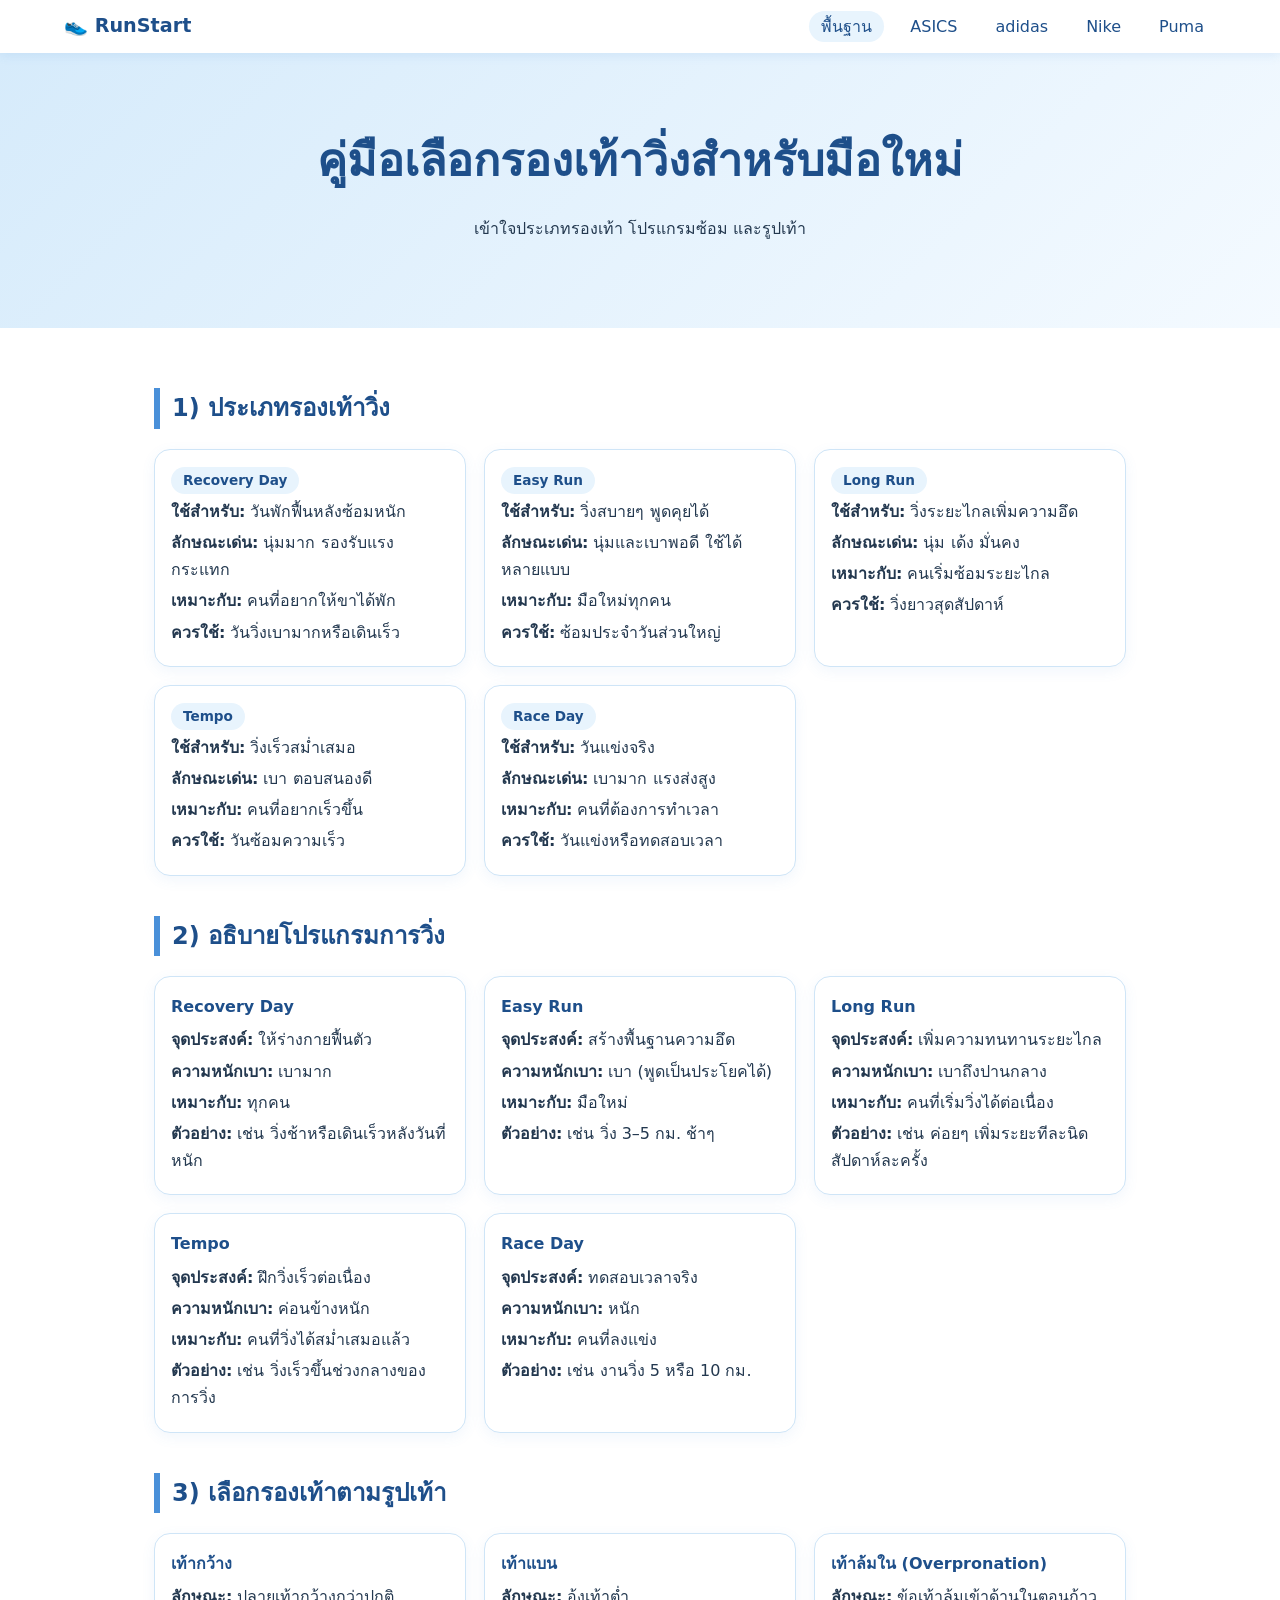
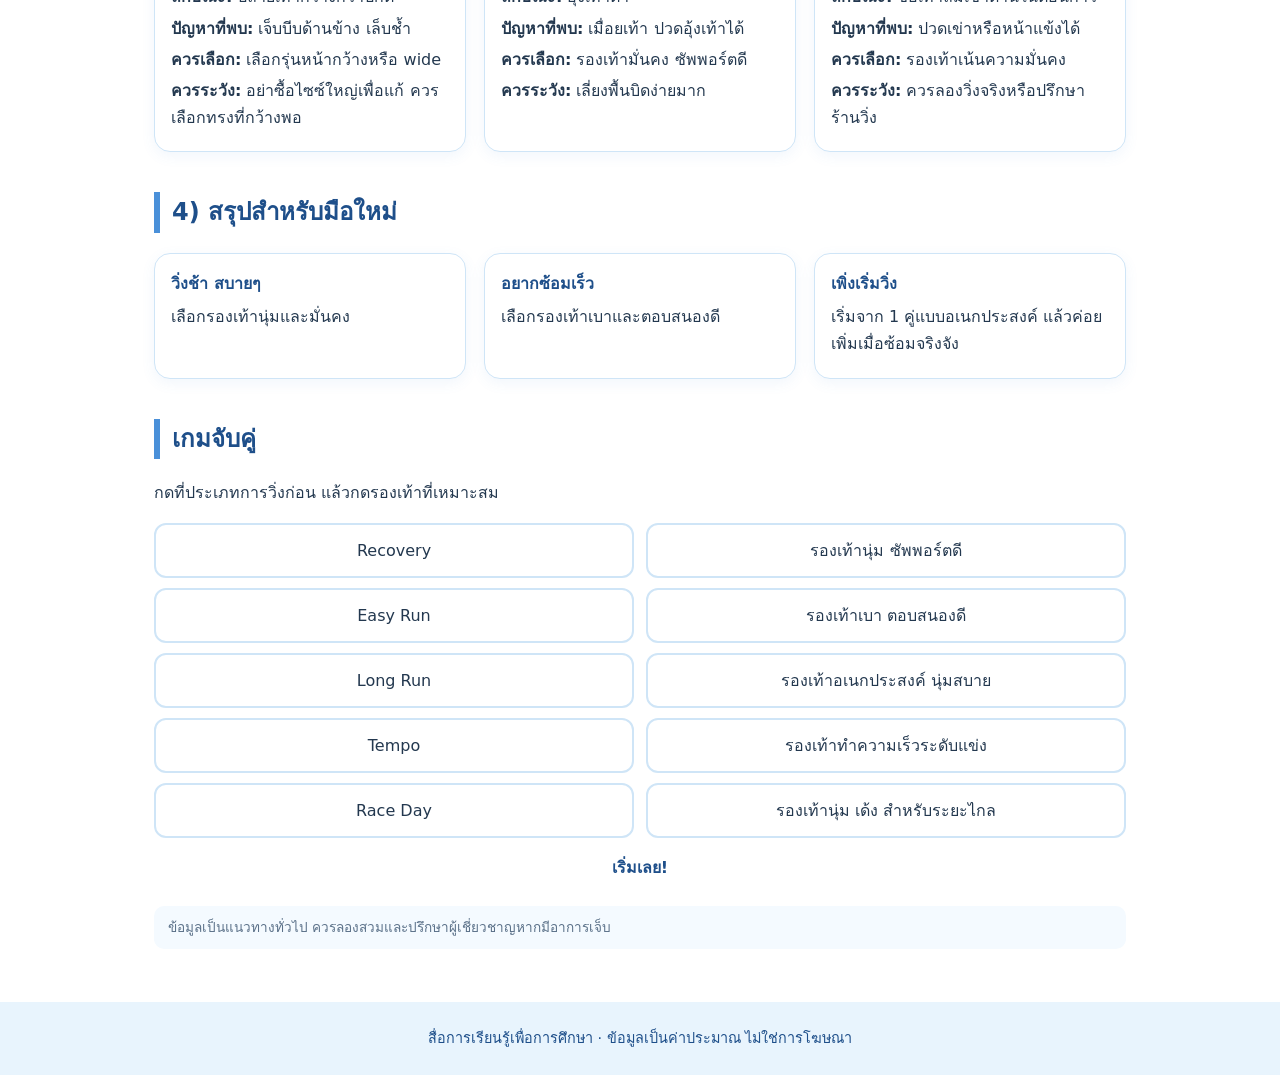
<file: index.html>
<!DOCTYPE html><html lang="th"><head><meta charset="utf-8"><meta name="viewport" content="width=device-width,initial-scale=1"><title>พื้นฐาน | คู่มือรองเท้าวิ่งมือใหม่</title><link rel="stylesheet" href="style.css"></head><body><header class="nav"><a class="logo" href="index.html">👟 RunStart</a><button id="menu" aria-label="เมนู">☰</button><nav id="links"><a href="index.html" class=on>พื้นฐาน</a><a href="asics.html">ASICS</a><a href="adidas.html">adidas</a><a href="nike.html">Nike</a><a href="puma.html">Puma</a></nav></header><section class="hero"><h1>คู่มือเลือกรองเท้าวิ่งสำหรับมือใหม่</h1><p>เข้าใจประเภทรองเท้า โปรแกรมซ้อม และรูปเท้า</p></section><main><h2>1) ประเภทรองเท้าวิ่ง</h2><div class="grid3"><div class="box"><span class="tag">Recovery Day</span><p><b>ใช้สำหรับ:</b> วันพักฟื้นหลังซ้อมหนัก</p><p><b>ลักษณะเด่น:</b> นุ่มมาก รองรับแรงกระแทก</p><p><b>เหมาะกับ:</b> คนที่อยากให้ขาได้พัก</p><p><b>ควรใช้:</b> วันวิ่งเบามากหรือเดินเร็ว</p></div><div class="box"><span class="tag">Easy Run</span><p><b>ใช้สำหรับ:</b> วิ่งสบายๆ พูดคุยได้</p><p><b>ลักษณะเด่น:</b> นุ่มและเบาพอดี ใช้ได้หลายแบบ</p><p><b>เหมาะกับ:</b> มือใหม่ทุกคน</p><p><b>ควรใช้:</b> ซ้อมประจำวันส่วนใหญ่</p></div><div class="box"><span class="tag">Long Run</span><p><b>ใช้สำหรับ:</b> วิ่งระยะไกลเพิ่มความอึด</p><p><b>ลักษณะเด่น:</b> นุ่ม เด้ง มั่นคง</p><p><b>เหมาะกับ:</b> คนเริ่มซ้อมระยะไกล</p><p><b>ควรใช้:</b> วิ่งยาวสุดสัปดาห์</p></div><div class="box"><span class="tag">Tempo</span><p><b>ใช้สำหรับ:</b> วิ่งเร็วสม่ำเสมอ</p><p><b>ลักษณะเด่น:</b> เบา ตอบสนองดี</p><p><b>เหมาะกับ:</b> คนที่อยากเร็วขึ้น</p><p><b>ควรใช้:</b> วันซ้อมความเร็ว</p></div><div class="box"><span class="tag">Race Day</span><p><b>ใช้สำหรับ:</b> วันแข่งจริง</p><p><b>ลักษณะเด่น:</b> เบามาก แรงส่งสูง</p><p><b>เหมาะกับ:</b> คนที่ต้องการทำเวลา</p><p><b>ควรใช้:</b> วันแข่งหรือทดสอบเวลา</p></div></div><h2>2) อธิบายโปรแกรมการวิ่ง</h2><div class="grid3"><div class="box"><h4>Recovery Day</h4><p><b>จุดประสงค์:</b> ให้ร่างกายฟื้นตัว</p><p><b>ความหนักเบา:</b> เบามาก</p><p><b>เหมาะกับ:</b> ทุกคน</p><p><b>ตัวอย่าง:</b> เช่น วิ่งช้าหรือเดินเร็วหลังวันที่หนัก</p></div><div class="box"><h4>Easy Run</h4><p><b>จุดประสงค์:</b> สร้างพื้นฐานความอึด</p><p><b>ความหนักเบา:</b> เบา (พูดเป็นประโยคได้)</p><p><b>เหมาะกับ:</b> มือใหม่</p><p><b>ตัวอย่าง:</b> เช่น วิ่ง 3–5 กม. ช้าๆ</p></div><div class="box"><h4>Long Run</h4><p><b>จุดประสงค์:</b> เพิ่มความทนทานระยะไกล</p><p><b>ความหนักเบา:</b> เบาถึงปานกลาง</p><p><b>เหมาะกับ:</b> คนที่เริ่มวิ่งได้ต่อเนื่อง</p><p><b>ตัวอย่าง:</b> เช่น ค่อยๆ เพิ่มระยะทีละนิดสัปดาห์ละครั้ง</p></div><div class="box"><h4>Tempo</h4><p><b>จุดประสงค์:</b> ฝึกวิ่งเร็วต่อเนื่อง</p><p><b>ความหนักเบา:</b> ค่อนข้างหนัก</p><p><b>เหมาะกับ:</b> คนที่วิ่งได้สม่ำเสมอแล้ว</p><p><b>ตัวอย่าง:</b> เช่น วิ่งเร็วขึ้นช่วงกลางของการวิ่ง</p></div><div class="box"><h4>Race Day</h4><p><b>จุดประสงค์:</b> ทดสอบเวลาจริง</p><p><b>ความหนักเบา:</b> หนัก</p><p><b>เหมาะกับ:</b> คนที่ลงแข่ง</p><p><b>ตัวอย่าง:</b> เช่น งานวิ่ง 5 หรือ 10 กม.</p></div></div><h2>3) เลือกรองเท้าตามรูปเท้า</h2><div class="grid3"><div class="box"><h4>เท้ากว้าง</h4><p><b>ลักษณะ:</b> ปลายเท้ากว้างกว่าปกติ</p><p><b>ปัญหาที่พบ:</b> เจ็บบีบด้านข้าง เล็บช้ำ</p><p><b>ควรเลือก:</b> เลือกรุ่นหน้ากว้างหรือ wide</p><p><b>ควรระวัง:</b> อย่าซื้อไซซ์ใหญ่เพื่อแก้ ควรเลือกทรงที่กว้างพอ</p></div><div class="box"><h4>เท้าแบน</h4><p><b>ลักษณะ:</b> อุ้งเท้าต่ำ</p><p><b>ปัญหาที่พบ:</b> เมื่อยเท้า ปวดอุ้งเท้าได้</p><p><b>ควรเลือก:</b> รองเท้ามั่นคง ซัพพอร์ตดี</p><p><b>ควรระวัง:</b> เลี่ยงพื้นบิดง่ายมาก</p></div><div class="box"><h4>เท้าล้มใน (Overpronation)</h4><p><b>ลักษณะ:</b> ข้อเท้าล้มเข้าด้านในตอนก้าว</p><p><b>ปัญหาที่พบ:</b> ปวดเข่าหรือหน้าแข้งได้</p><p><b>ควรเลือก:</b> รองเท้าเน้นความมั่นคง</p><p><b>ควรระวัง:</b> ควรลองวิ่งจริงหรือปรึกษาร้านวิ่ง</p></div></div><h2>4) สรุปสำหรับมือใหม่</h2><div class="grid3"><div class="box"><h4>วิ่งช้า สบายๆ</h4><p>เลือกรองเท้านุ่มและมั่นคง</p></div><div class="box"><h4>อยากซ้อมเร็ว</h4><p>เลือกรองเท้าเบาและตอบสนองดี</p></div><div class="box"><h4>เพิ่งเริ่มวิ่ง</h4><p>เริ่มจาก 1 คู่แบบอเนกประสงค์ แล้วค่อยเพิ่มเมื่อซ้อมจริงจัง</p></div></div><h2>เกมจับคู่</h2><p>กดที่ประเภทการวิ่งก่อน แล้วกดรองเท้าที่เหมาะสม</p><div id="game"><div id="gl"></div><div id="gr"></div></div><p id="msg" class="msg">เริ่มเลย!</p><p class="disc">ข้อมูลเป็นแนวทางทั่วไป ควรลองสวมและปรึกษาผู้เชี่ยวชาญหากมีอาการเจ็บ</p></main><footer>สื่อการเรียนรู้เพื่อการศึกษา · ข้อมูลเป็นค่าประมาณ ไม่ใช่การโฆษณา</footer><script src="script.js"></script></body></html>
</file>
<file: style.css>
:root{--sky:#e8f4fd;--blue:#4a90d9;--navy:#1e4f8a;--ink:#23384f}
*{box-sizing:border-box}body{margin:0;font-family:"Noto Sans Thai","Sarabun",system-ui,sans-serif;color:var(--ink);background:#fff;line-height:1.7}
.nav{position:sticky;top:0;z-index:9;display:flex;align-items:center;justify-content:space-between;flex-wrap:wrap;padding:10px 5%;background:#fff;box-shadow:0 2px 10px #4a90d922}
.logo{font-weight:700;color:var(--navy);text-decoration:none;font-size:1.2rem}
#links a{margin-left:14px;padding:6px 12px;border-radius:20px;color:var(--navy);text-decoration:none}
#links a.on,#links a:hover{background:var(--sky)}
#menu{display:none;background:var(--sky);border:0;border-radius:8px;font-size:1.3rem;padding:4px 12px}
.hero{text-align:center;padding:70px 5%;background:linear-gradient(135deg,#d6ebfb,#f4faff);}
.hero h1{margin:0 0 8px;color:var(--navy);font-size:clamp(1.7rem,5vw,2.8rem)}.hero.small{padding:40px 5%}
main{max-width:1100px;margin:auto;padding:20px 5% 40px}h2{color:var(--navy);border-left:6px solid var(--blue);padding-left:12px;margin-top:40px}
.grid,.grid3{display:grid;gap:18px;grid-template-columns:repeat(auto-fit,minmax(280px,1fr))}
.box,.card{background:#fff;border:1px solid #cfe5f7;border-radius:16px;box-shadow:0 4px 14px #4a90d914;overflow:hidden}.box{padding:16px}.box h4{margin:0 0 6px;color:var(--navy)}.box p{margin:4px 0}
.card img{width:100%;aspect-ratio:1;object-fit:contain;background:var(--sky)}.card .body{padding:14px 16px}.card h3{margin:6px 0;color:var(--navy)}
dt{font-weight:700;color:var(--blue);font-size:.85rem;margin-top:8px}dd{margin:0}
.tag{display:inline-block;background:var(--sky);color:var(--navy);padding:2px 12px;border-radius:20px;font-size:.85rem;font-weight:600}
.tw{overflow-x:auto}table{width:100%;border-collapse:collapse}th,td{border:1px solid #cfe5f7;padding:10px;text-align:left}th{background:var(--sky)}
.disc{font-size:.85rem;color:#5b7189;background:#f4faff;padding:10px 14px;border-radius:10px;margin-top:24px}
#game{display:grid;grid-template-columns:1fr 1fr;gap:12px}#gl,#gr{display:grid;gap:10px}
.gi{padding:12px;border:2px solid #cfe5f7;border-radius:12px;background:#fff;font:inherit;cursor:pointer;color:var(--ink)}
.gi.sel{border-color:var(--blue);background:var(--sky)}.gi.ok{background:#dff5e6;border-color:#4caf7a;pointer-events:none}
.msg{text-align:center;font-weight:700;color:var(--navy);min-height:1.7em}
footer{text-align:center;padding:24px;background:var(--sky);color:var(--navy);font-size:.9rem}
@media(max-width:700px){#menu{display:block}#links{display:none;width:100%}#links.open{display:flex;flex-direction:column}#links a{margin:4px 0}#game{grid-template-columns:1fr}}
</file>
